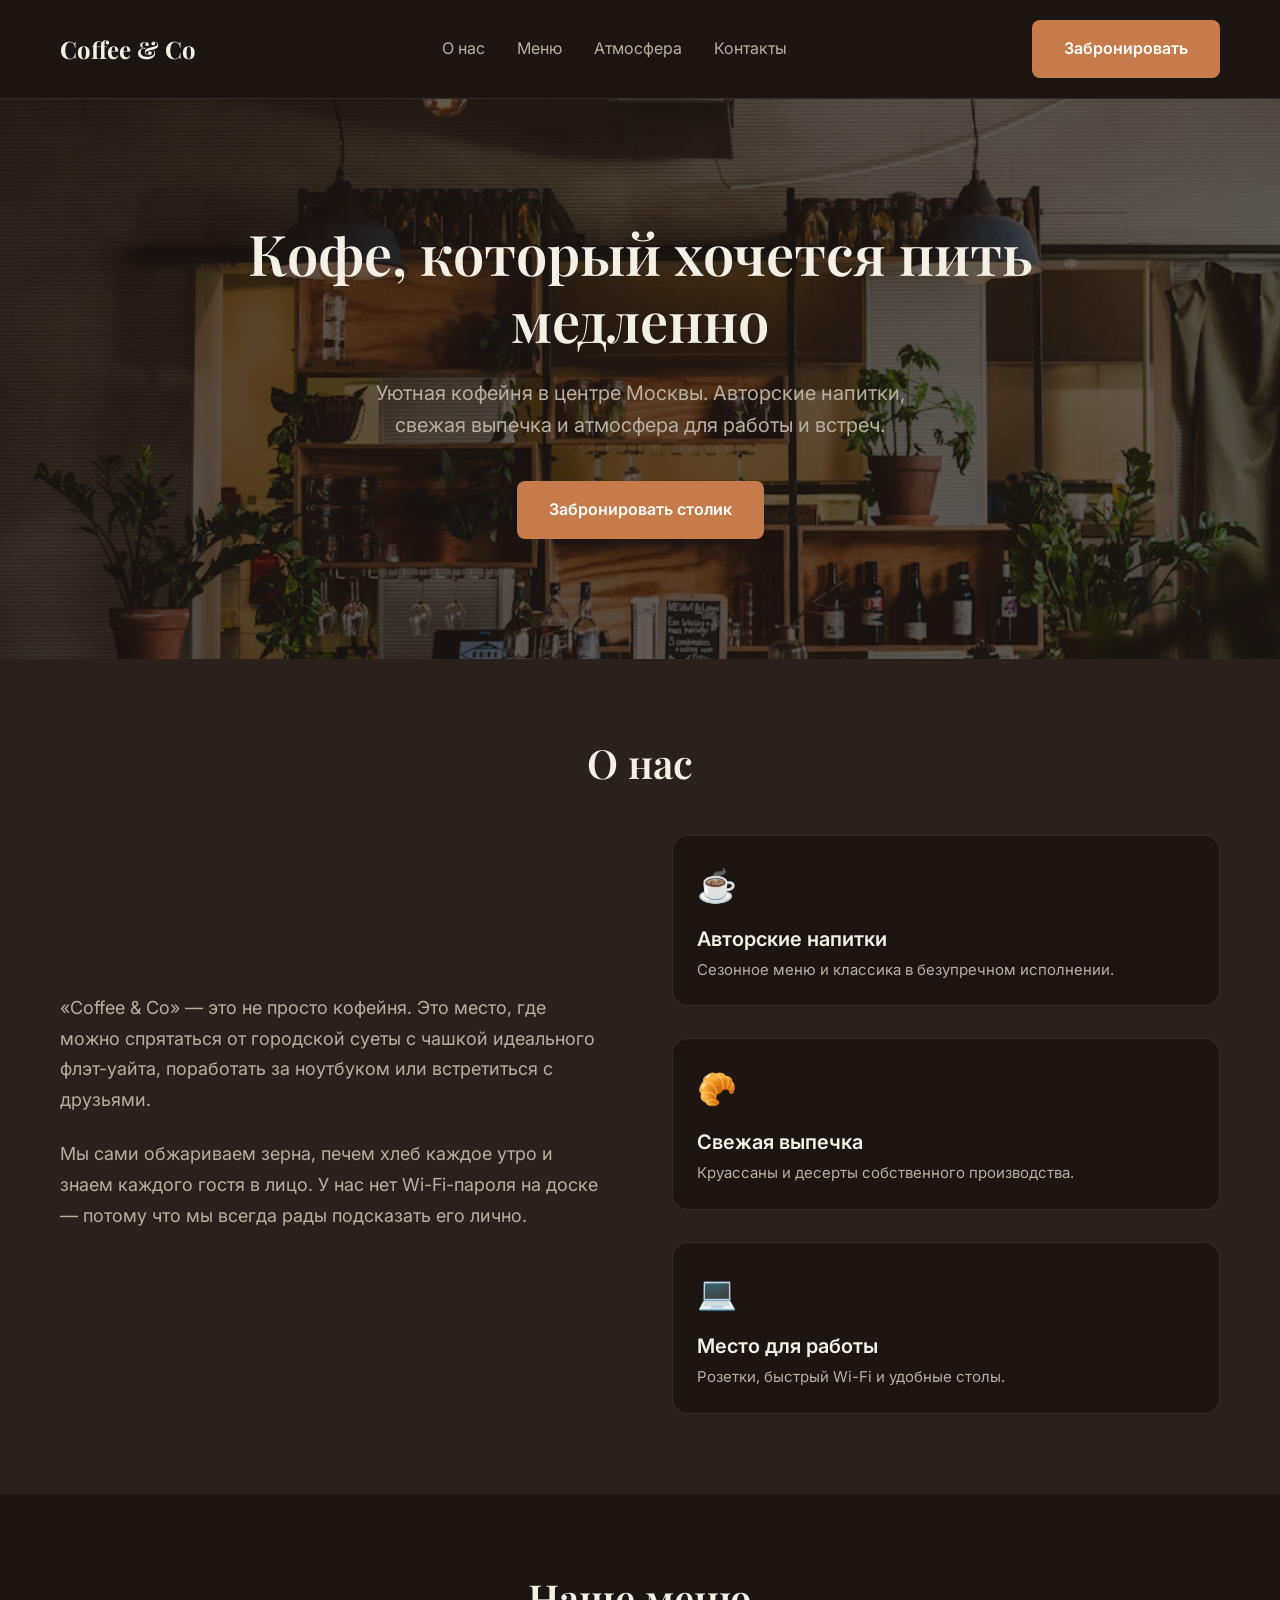
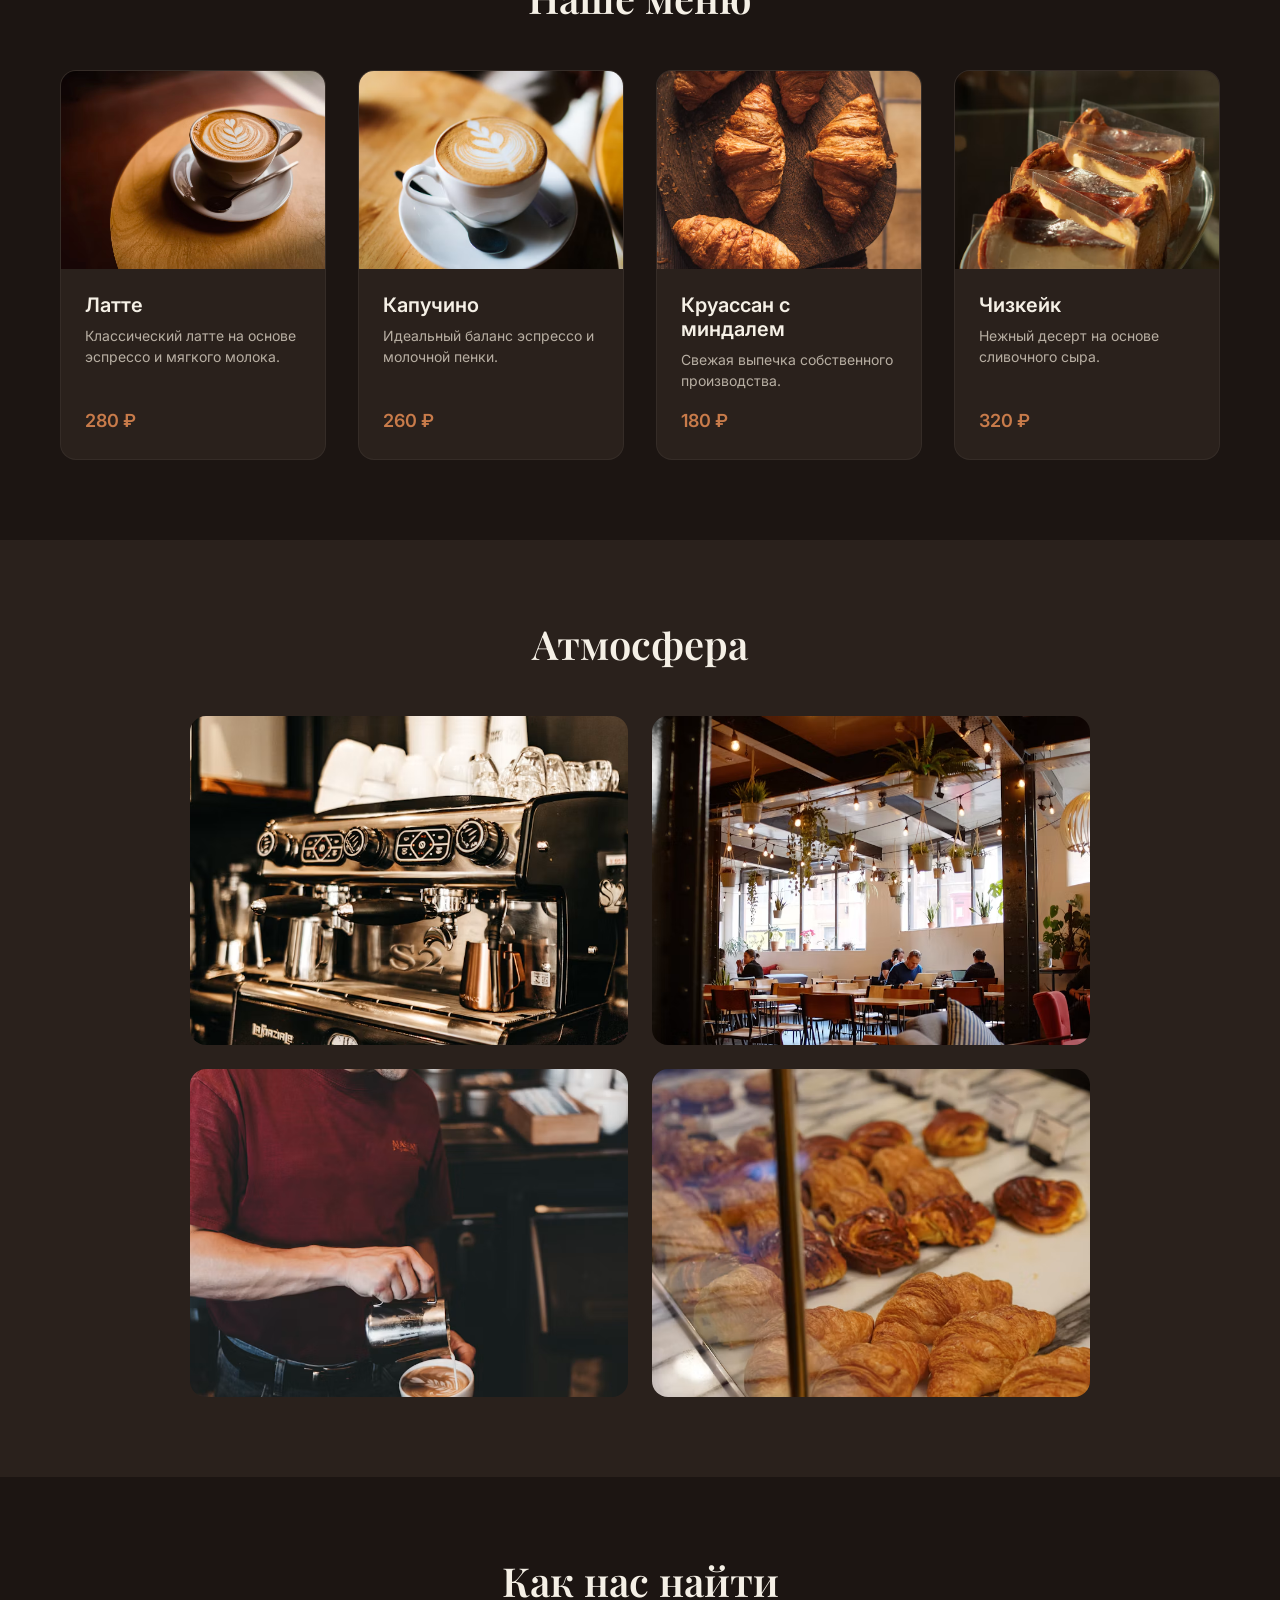
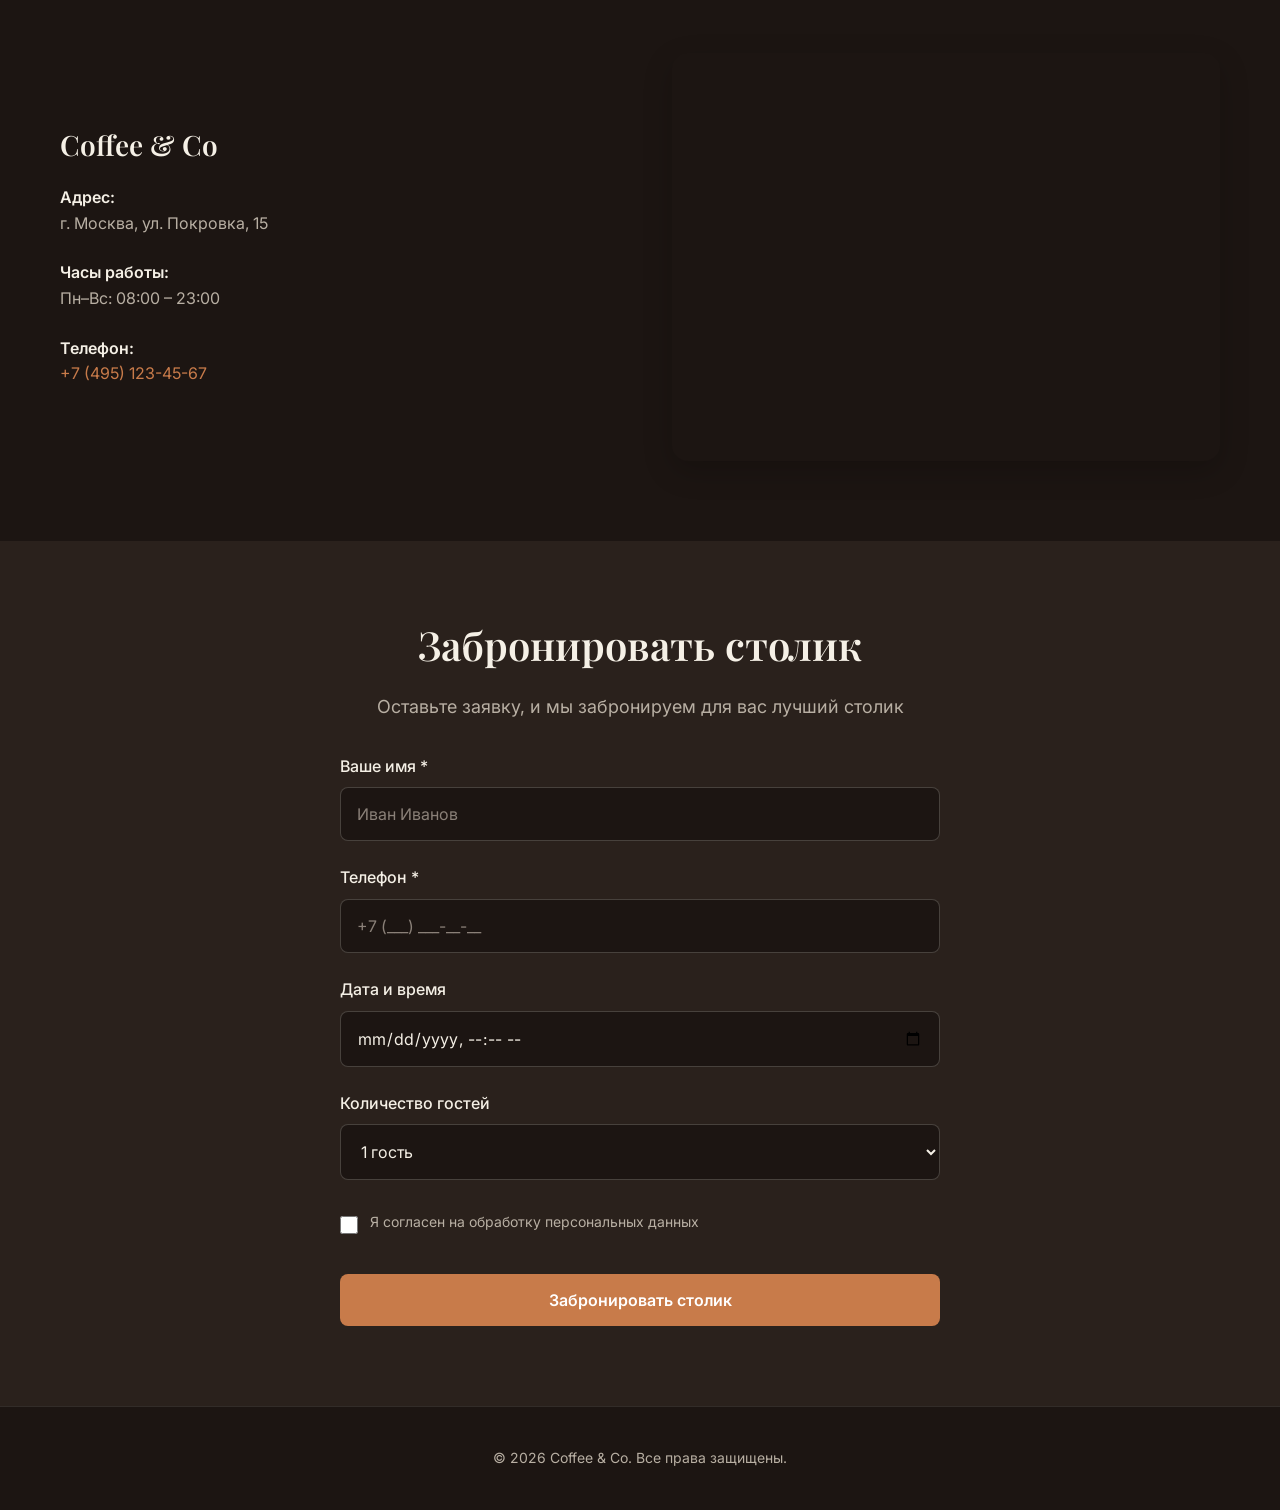
<file: index.html>
<!DOCTYPE html>
<html lang="ru">
<head>
    <meta charset="UTF-8">
    <meta name="viewport" content="width=device-width, initial-scale=1.0">
    <title>Coffee & Co — уютная кофейня в центре Москвы</title>
    <meta name="description" content="Авторские напитки, свежая выпечка и атмосфера для работы и встреч. Забронируйте столик в кофейне Coffee & Co.">

    <!-- Open Graph -->
    <meta property="og:type" content="website">
    <meta property="og:title" content="Coffee & Co — уютная кофейня в центре Москвы">
    <meta property="og:description" content="Авторские напитки, свежая выпечка и атмосфера для работы и встреч. Забронируйте столик в кофейне Coffee & Co.">
    <meta property="og:image" content="https://example.com/images/hero-bg.jpg">
    <meta property="og:url" content="https://example.com/">

    <!-- Шрифты -->
    <link rel="preconnect" href="https://fonts.googleapis.com">
    <link rel="preconnect" href="https://fonts.gstatic.com" crossorigin>
    <link href="https://fonts.googleapis.com/css2?family=Inter:wght@400;500;600&family=Playfair+Display:wght@500;600;700&display=swap" rel="stylesheet">

    <!-- CSS -->
    <link rel="stylesheet" href="css/style.css">
</head>
<body>

    <!-- ШАПКА -->
    <header class="header">
        <div class="container header__container">
            <a href="#" class="header__logo">Coffee & Co</a>
            <button class="header__burger" aria-label="Открыть меню" aria-expanded="false">
                <span></span>
                <span></span>
                <span></span>
            </button>
            <nav class="header__nav">
                <a href="#about" class="header__link">О нас</a>
                <a href="#menu" class="header__link">Меню</a>
                <a href="#gallery" class="header__link">Атмосфера</a>
                <a href="#contacts" class="header__link">Контакты</a>
            </nav>
            <a href="#booking" class="btn btn--primary">Забронировать</a>
        </div>
    </header>

    <!-- ОСНОВНОЙ КОНТЕНТ -->
    <main class="main">
        
        <!-- Hero-секция -->
        <section class="hero" id="home">
            <div class="container">
                <h1 class="hero__title">Кофе, который хочется пить медленно</h1>
                <p class="hero__subtitle">Уютная кофейня в центре Москвы. Авторские напитки, свежая выпечка и атмосфера для работы и встреч.</p>
                <a href="#booking" class="btn btn--primary">Забронировать столик</a>
            </div>
        </section>

        <!-- О нас -->
        <section class="about" id="about">
            <div class="container">
                <h2 class="section-title">О нас</h2>
                <div class="about__content">
    <div class="about__text">
        <p>«Coffee & Co» — это не просто кофейня. Это место, где можно спрятаться от городской суеты с чашкой идеального флэт-уайта, поработать за ноутбуком или встретиться с друзьями.</p>
        <p>Мы сами обжариваем зерна, печем хлеб каждое утро и знаем каждого гостя в лицо. У нас нет Wi-Fi-пароля на доске — потому что мы всегда рады подсказать его лично.</p>
    </div>
    <div class="about__features">
        <div class="feature">
            <span class="feature__icon">☕</span>
            <h3 class="feature__title">Авторские напитки</h3>
            <p class="feature__desc">Сезонное меню и классика в безупречном исполнении.</p>
        </div>
        <div class="feature">
            <span class="feature__icon">🥐</span>
            <h3 class="feature__title">Свежая выпечка</h3>
            <p class="feature__desc">Круассаны и десерты собственного производства.</p>
        </div>
        <div class="feature">
            <span class="feature__icon">💻</span>
            <h3 class="feature__title">Место для работы</h3>
            <p class="feature__desc">Розетки, быстрый Wi-Fi и удобные столы.</p>
        </div>
    </div>
</div>
            </div>
        </section>

        <!-- Меню -->
        <section class="menu" id="menu">
            <div class="container">
                <h2 class="section-title">Наше меню</h2>
                <div class="menu__grid">
    <!-- Карточка 1 -->
    <div class="menu-card">
        <div class="menu-card__image-wrapper">
            <img src="images/menu-latte.jpg" alt="Латте" class="menu-card__image">
        </div>
        <h3 class="menu-card__title">Латте</h3>
        <p class="menu-card__desc">Классический латте на основе эспрессо и мягкого молока.</p>
        <span class="menu-card__price">280 ₽</span>
    </div>

    <!-- Карточка 2 -->
    <div class="menu-card">
        <div class="menu-card__image-wrapper">
            <img src="images/menu-cappuccino.jpg" alt="Капучино" class="menu-card__image">
        </div>
        <h3 class="menu-card__title">Капучино</h3>
        <p class="menu-card__desc">Идеальный баланс эспрессо и молочной пенки.</p>
        <span class="menu-card__price">260 ₽</span>
    </div>

    <!-- Карточка 3 -->
    <div class="menu-card">
        <div class="menu-card__image-wrapper">
            <img src="images/menu-croissant.jpg" alt="Круассан" class="menu-card__image">
        </div>
        <h3 class="menu-card__title">Круассан с миндалем</h3>
        <p class="menu-card__desc">Свежая выпечка собственного производства.</p>
        <span class="menu-card__price">180 ₽</span>
    </div>

    <!-- Карточка 4 -->
    <div class="menu-card">
        <div class="menu-card__image-wrapper">
            <img src="images/menu-cheesecake.jpg" alt="Чизкейк" class="menu-card__image">
        </div>
        <h3 class="menu-card__title">Чизкейк</h3>
        <p class="menu-card__desc">Нежный десерт на основе сливочного сыра.</p>
        <span class="menu-card__price">320 ₽</span>
    </div>
</div>
                </div>
            </div>
        </section>

        <!-- Атмосфера / Галерея -->
        <section class="gallery" id="gallery">
            <div class="container">
                <h2 class="section-title">Атмосфера</h2>
                <div class="gallery__grid">
                    <div class="gallery__item">
                        <img src="images/gallery-1.jpg" alt="Интерьер кофейни" class="gallery__img">
                    </div>
                    <div class="gallery__item">
                        <img src="images/gallery-2.jpg" alt="Гости за столиком" class="gallery__img">
                    </div>
                    <div class="gallery__item">
                        <img src="images/gallery-3.jpg" alt="Бариста за работой" class="gallery__img">
                    </div>
                    <div class="gallery__item">
                        <img src="images/gallery-4.jpg" alt="Десерты и кофе" class="gallery__img">
                    </div>
                </div>
            </div>
        </section>

        <!-- Контакты -->
        <section class="contacts" id="contacts">
            <div class="container">
                <h2 class="section-title">Как нас найти</h2>
                <div class="contacts__content">
    <div class="contacts__info">
        <h3 class="contacts__title">Coffee & Co</h3>
        <p class="contacts__text">
            <strong>Адрес:</strong><br>
            г. Москва, ул. Покровка, 15
        </p>
        <p class="contacts__text">
            <strong>Часы работы:</strong><br>
            Пн–Вс: 08:00 – 23:00
        </p>
        <p class="contacts__text">
            <strong>Телефон:</strong><br>
            <a href="tel:+74951234567" class="contacts__link">+7 (495) 123-45-67</a>
        </p>
    </div>
    <div class="contacts__map">
        <iframe src="https://yandex.ru/map-widget/v1/?um=constructor%3A1a2b3c4d5e6f7g8h9i0j&source=constructor" width="100%" height="400" frameborder="0"></iframe>
    </div>
</div>
            </div>
        </section>

        <!-- Форма бронирования -->
        <section class="booking" id="booking">
            <div class="container">
                <h2 class="section-title">Забронировать столик</h2>
                <div class="booking__wrapper">
                    <p class="booking__subtitle">Оставьте заявку, и мы забронируем для вас лучший столик</p>
                    <form class="booking__form" action="https://formspree.io/f/xppdkgwp" method="POST">
                        <div class="form-group">
                            <label for="name" class="form-label">Ваше имя *</label>
                            <input type="text" id="name" name="name" class="form-input" placeholder="Иван Иванов" required>
                        </div>
                        <div class="form-group">
                            <label for="phone" class="form-label">Телефон *</label>
                            <input type="tel" id="phone" name="phone" class="form-input" placeholder="+7 (___) ___-__-__" required>
                        </div>
                        <div class="form-group">
                            <label for="date" class="form-label">Дата и время</label>
                            <input type="datetime-local" id="date" name="date" class="form-input">
                        </div>
                        <div class="form-group">
                            <label for="guests" class="form-label">Количество гостей</label>
                            <select id="guests" name="guests" class="form-input">
                                <option value="1">1 гость</option>
                                <option value="2">2 гостя</option>
                                <option value="3">3 гостя</option>
                                <option value="4">4 гостя</option>
                                <option value="5+">5 и более</option>
                            </select>
                        </div>
                        <div class="form-group form-group--checkbox">
                            <input type="checkbox" id="consent" name="consent" required>
                            <label for="consent" class="form-checkbox-label">
                                Я согласен на обработку персональных данных
                            </label>
                        </div>
                        <button type="submit" class="btn btn--primary booking__submit">Забронировать столик</button>
                    </form>
                </div>
            </div>
        </section>

    </main>

    <!-- ПОДВАЛ -->
    <footer class="footer">
        <div class="container">
            <p>&copy; 2026 Coffee & Co. Все права защищены.</p>
        </div>
    </footer>

    <!-- JS -->
    <script src="js/script.js"></script>
</body>
</html>
</file>
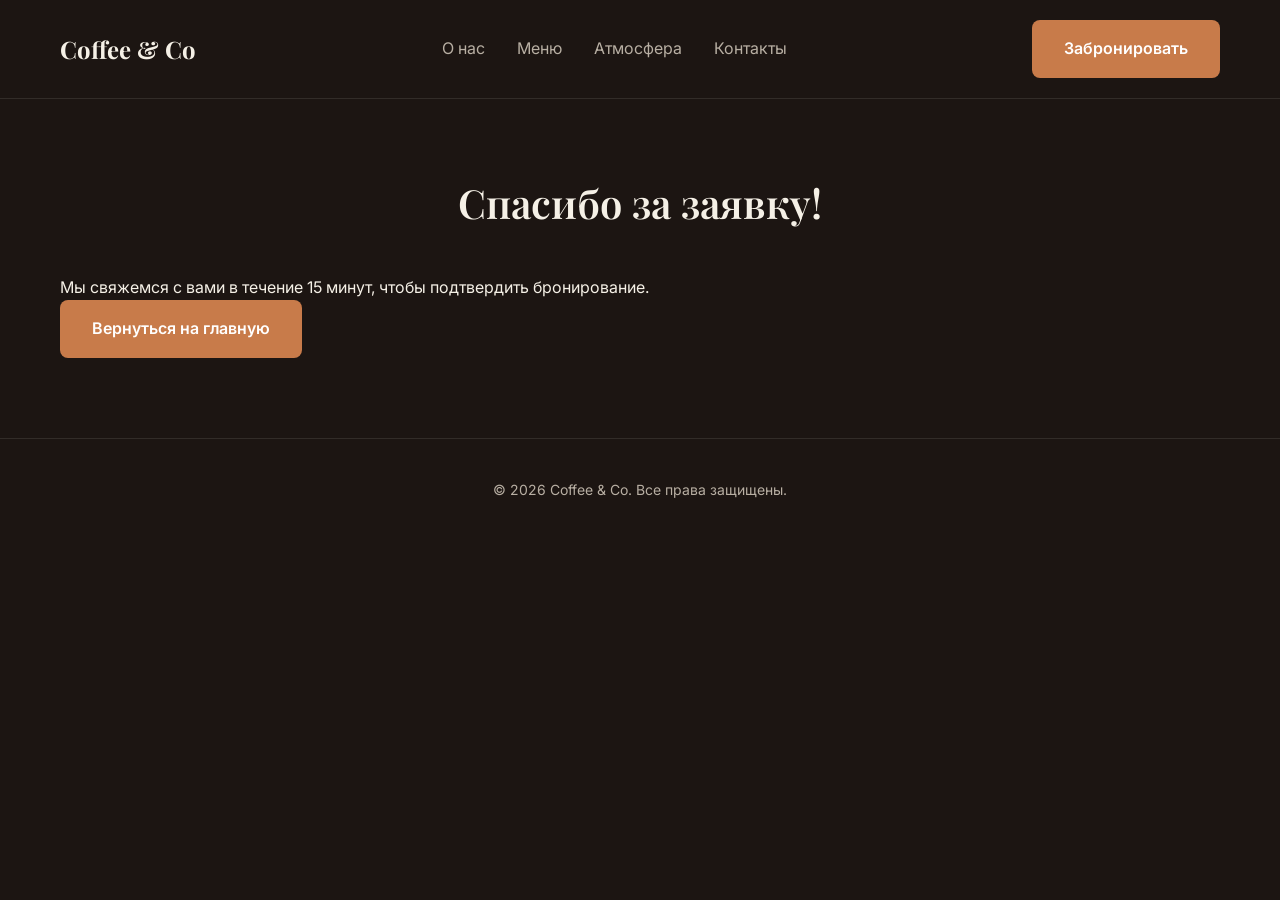
<file: thanks.html>
<!DOCTYPE html>
<html lang="ru">
<head>
    <meta charset="UTF-8">
    <meta name="viewport" content="width=device-width, initial-scale=1.0">
    <title>Спасибо за заявку — Coffee & Co</title>
    <meta name="description" content="Спасибо за вашу заявку. Мы свяжемся с вами в ближайшее время.">

    <!-- Шрифты -->
    <link rel="preconnect" href="https://fonts.googleapis.com">
    <link rel="preconnect" href="https://fonts.gstatic.com" crossorigin>
    <link href="https://fonts.googleapis.com/css2?family=Inter:wght@400;500;600&family=Playfair+Display:wght@500;600;700&display=swap" rel="stylesheet">

    <!-- CSS -->
    <link rel="stylesheet" href="css/style.css">
</head>
<body>

    <!-- ШАПКА (скопирована из index.html) -->
    <header class="header">
        <div class="container header__container">
            <a href="index.html" class="header__logo">Coffee & Co</a>
            <nav class="header__nav">
                <a href="index.html#about" class="header__link">О нас</a>
                <a href="index.html#menu" class="header__link">Меню</a>
                <a href="index.html#gallery" class="header__link">Атмосфера</a>
                <a href="index.html#contacts" class="header__link">Контакты</a>
            </nav>
            <a href="index.html#booking" class="btn btn--primary">Забронировать</a>
        </div>
    </header>

    <!-- ОСНОВНОЙ КОНТЕНТ -->
    <main class="main">
        <section class="thanks">
            <div class="container">
                <h1 class="section-title">Спасибо за заявку!</h1>
                <p class="thanks__text">Мы свяжемся с вами в течение 15 минут, чтобы подтвердить бронирование.</p>
                <a href="index.html" class="btn btn--primary">Вернуться на главную</a>
            </div>
        </section>
    </main>

    <!-- ПОДВАЛ (скопирован из index.html) -->
    <footer class="footer">
        <div class="container">
            <p>&copy; 2026 Coffee & Co. Все права защищены.</p>
        </div>
    </footer>

    <!-- JS -->
    <script src="js/script.js"></script>
</body>
</html>
</file>
<file: css/style.css>
/* ============================================
   CSS RESET
   ============================================ */
*,
*::before,
*::after {
    box-sizing: border-box;
    margin: 0;
    padding: 0;
}

/* ============================================
   ПЕРЕМЕННЫЕ (ТЁМНАЯ ТЕМА)
   ============================================ */
:root {
    --color-bg: #1C1512;          /* тёмный кофейный */
    --color-bg-card: #2A211C;     /* карточки чуть светлее */
    --color-text-primary: #F5F0E6; /* светлый кремовый */
    --color-text-secondary: #B8AFA3; /* приглушённый серо-бежевый */
    --color-brand: #C87B4A;       /* медный/терракотовый акцент */
    --color-brand-hover: #A86236; /* темнее при наведении */

    --font-heading: 'Playfair Display', serif;
    --font-body: 'Inter', sans-serif;

    --container-width: 1200px;
    --transition: 0.3s ease;
}

/* ============================================
   БАЗОВЫЕ СТИЛИ
   ============================================ */
body {
    font-family: var(--font-body);
    background-color: var(--color-bg);
    color: var(--color-text-primary);
    line-height: 1.6;
    -webkit-font-smoothing: antialiased;
}

h1, h2, h3, h4 {
    font-family: var(--font-heading);
    font-weight: 600;
    line-height: 1.2;
    color: var(--color-text-primary);
}

a {
    text-decoration: none;
    color: inherit;
    transition: color var(--transition);
}

img {
    max-width: 100%;
    display: block;
}

.container {
    max-width: var(--container-width);
    margin: 0 auto;
    padding: 0 20px;
}

/* ============================================
   КНОПКИ
   ============================================ */
.btn {
    display: inline-block;
    padding: 16px 32px;
    font-family: var(--font-body);
    font-size: 16px;
    font-weight: 600;
    text-align: center;
    border: none;
    border-radius: 8px;
    cursor: pointer;
    transition: background-color var(--transition), transform 0.1s ease;
}

.btn--primary {
    background-color: var(--color-brand);
    color: #FFFFFF;
}

.btn--primary:hover {
    background-color: var(--color-brand-hover);
}

.btn--primary:active {
    transform: scale(0.98);
}

/* ============================================
   ШАПКА
   ============================================ */
.header {
    position: relative;
    padding: 20px 0;
    border-bottom: 1px solid rgba(245, 240, 230, 0.1);
}

.header__container {
    display: flex;
    justify-content: space-between;
    align-items: center;
}

.header__logo {
    font-family: var(--font-heading);
    font-size: 24px;
    font-weight: 700;
    color: var(--color-text-primary);
}

.header__nav {
    display: flex;
    gap: 32px;
}

.header__link {
    font-size: 16px;
    color: var(--color-text-secondary);
}

.header__link:hover {
    color: var(--color-brand);
}

.header__burger {
    display: none;
}

.header__burger span {
    width: 24px;
    height: 2px;
    background-color: var(--color-text-primary);
}

@media (max-width: 768px) {
    .header__burger {
        display: flex;
        flex-direction: column;
        gap: 5px;
        background: none;
        border: none;
        cursor: pointer;
    }

    .header__nav {
        display: none;
    }

    .header__nav.is-open {
        display: flex;
        flex-direction: column;
        position: absolute;
        top: 100%;
        left: 0;
        width: 100%;
        background-color: var(--color-bg-card);
        padding: 24px;
        z-index: 100;
        gap: 16px;
    }
}

/* ============================================
   СЕКЦИИ (ОБЩИЕ)
   ============================================ */
section {
    padding: 80px 0;
}

.section-title {
    font-size: 40px;
    text-align: center;
    margin-bottom: 48px;
}

/* ============================================
   HERO-СЕКЦИЯ
   ============================================ */
.hero {
    padding: 120px 0;
    text-align: center;
    background: linear-gradient(rgba(28, 21, 18, 0.7), rgba(28, 21, 18, 0.7)), url('../images/hero-bg.jpg') center/cover no-repeat;
}

.hero__title {
    font-size: 56px;
    margin-bottom: 24px;
    max-width: 800px;
    margin-left: auto;
    margin-right: auto;
}

.hero__subtitle {
    font-size: 20px;
    color: var(--color-text-secondary);
    margin-bottom: 40px;
    max-width: 600px;
    margin-left: auto;
    margin-right: auto;
}

/* ============================================
   ПОДВАЛ
   ============================================ */
.footer {
    padding: 40px 0;
    text-align: center;
    border-top: 1px solid rgba(245, 240, 230, 0.1);
    color: var(--color-text-secondary);
    font-size: 14px;
}
/* ============================================
   СЕКЦИЯ О НАС (ABOUT)
   ============================================ */
.about {
    background-color: var(--color-bg-card); /* Чуть светлее фона, для контраста */
}

.about__content {
    display: grid;
    grid-template-columns: 1fr 1fr;
    gap: 64px;
    align-items: center;
}

.about__text p {
    font-size: 18px;
    color: var(--color-text-secondary);
    margin-bottom: 24px;
    line-height: 1.7;
}

.about__features {
    display: grid;
    grid-template-columns: 1fr;
    gap: 32px;
}

.feature {
    display: flex;
    flex-direction: column;
    padding: 24px;
    background-color: var(--color-bg); /* Тёмный фон для карточек */
    border-radius: 16px;
    border: 1px solid rgba(245, 240, 230, 0.1);
}

.feature__icon {
    font-size: 32px;
    margin-bottom: 16px;
}

.feature__title {
    font-family: var(--font-body); /* Для карточек используем Inter, не Playfair */
    font-size: 20px;
    font-weight: 600;
    margin-bottom: 8px;
    color: var(--color-text-primary);
}

.feature__desc {
    font-size: 15px;
    color: var(--color-text-secondary);
    line-height: 1.5;
}

/* Адаптивность */
@media (max-width: 768px) {
    .about__content {
        grid-template-columns: 1fr; /* Одна колонка на планшетах */
        gap: 40px;
    }
}
/* ============================================
   СЕКЦИЯ МЕНЮ (MENU)
   ============================================ */
.menu {
    background-color: var(--color-bg); /* Тёмный фон, как у hero */
}

.menu__grid {
    display: grid;
    grid-template-columns: repeat(auto-fit, minmax(260px, 1fr));
    gap: 32px;
    margin-top: 48px;
}

.menu-card {
    background-color: var(--color-bg-card);
    border-radius: 16px;
    overflow: hidden; /* Обрезаем края картинки по скруглению */
    border: 1px solid rgba(245, 240, 230, 0.05);
    transition: transform var(--transition), box-shadow var(--transition);
    display: flex;
    flex-direction: column;
}

.menu-card:hover {
    transform: translateY(-6px);
    box-shadow: 0 15px 30px rgba(0, 0, 0, 0.3);
}

.menu-card__image-wrapper {
    width: 100%;
    aspect-ratio: 4 / 3; /* Пропорции фото */
    overflow: hidden;
}

.menu-card__image {
    width: 100%;
    height: 100%;
    object-fit: cover;
    transition: transform 0.5s ease;
}

.menu-card:hover .menu-card__image {
    transform: scale(1.05);
}

.menu-card__title {
    font-family: var(--font-body);
    font-size: 20px;
    font-weight: 600;
    margin: 24px 24px 8px;
    color: var(--color-text-primary);
}

.menu-card__desc {
    font-size: 14px;
    color: var(--color-text-secondary);
    margin: 0 24px 16px;
    line-height: 1.5;
    flex-grow: 1; /* Прижимает цену к низу */
}

.menu-card__price {
    display: block;
    font-size: 18px;
    font-weight: 600;
    color: var(--color-brand); /* Медный акцент */
    margin: 0 24px 24px;
}
/* ============================================
   СЕКЦИЯ ГАЛЕРЕЯ (GALLERY)
   ============================================ */
.gallery {
    background-color: var(--color-bg-card); /* Чуть светлее фона */
}

.gallery__grid {
    display: grid;
    grid-template-columns: repeat(2, 1fr);
    gap: 24px;
    margin: 48px auto 0 auto; /* Верхний отступ 48px, остальные auto (центрирует) */
    max-width: 900px;
    width: 100%;
}

.gallery__item {
    border-radius: 16px;
    overflow: hidden;
    aspect-ratio: 4 / 3; /* Фото чуть шире квадрата */
}

.gallery__img {
    width: 100%;
    height: 100%;
    object-fit: cover;
    transition: transform 0.5s ease;
}

.gallery__item:hover .gallery__img {
    transform: scale(1.05); /* Легкий зум при наведении */
}

/* Адаптивность: на мобильных — одна колонка */
@media (max-width: 768px) {
    .gallery__grid {
        grid-template-columns: 1fr;
    }
}
/* ============================================
   СЕКЦИЯ КОНТАКТЫ (CONTACTS)
   ============================================ */
.contacts {
    background-color: var(--color-bg);
}

.contacts__content {
    display: grid;
    grid-template-columns: 1fr 1fr;
    gap: 64px;
    align-items: center;
    margin-top: 48px;
}

.contacts__info {
    display: flex;
    flex-direction: column;
    gap: 24px;
}

.contacts__title {
    font-family: var(--font-heading);
    font-size: 28px;
    color: var(--color-text-primary);
}

.contacts__text {
    font-size: 16px;
    color: var(--color-text-secondary);
    line-height: 1.6;
}

.contacts__text strong {
    color: var(--color-text-primary);
    font-weight: 600;
}

.contacts__link {
    color: var(--color-brand);
}

.contacts__link:hover {
    color: var(--color-brand-hover);
}

.contacts__map {
    border-radius: 16px;
    overflow: hidden;
    box-shadow: 0 10px 30px rgba(0, 0, 0, 0.2);
}

/* Адаптивность */
@media (max-width: 992px) {
    .contacts__content {
        grid-template-columns: 1fr;
        gap: 40px;
    }
}

/* ============================================
   СЕКЦИЯ БРОНИРОВАНИЯ
   ============================================ */
.booking {
    background-color: var(--color-bg-card);
}
.booking__wrapper {
    max-width: 600px;
    margin: 0 auto;
}
.booking__subtitle {
    text-align: center;
    color: var(--color-text-secondary);
    font-size: 18px;
    margin-bottom: 32px;
    margin-top: -24px;
}
.booking__form {
    display: flex;
    flex-direction: column;
    gap: 24px;
}
.form-group {
    display: flex;
    flex-direction: column;
}
.form-label {
    font-size: 16px;
    font-weight: 500;
    margin-bottom: 8px;
    color: var(--color-text-primary);
}
.form-input {
    padding: 16px;
    font-family: var(--font-body);
    font-size: 16px;
    color: var(--color-text-primary);
    background-color: var(--color-bg);
    border: 1px solid rgba(245, 240, 230, 0.2);
    border-radius: 8px;
    transition: border-color var(--transition);
}
.form-input:focus {
    outline: none;
    border-color: var(--color-brand);
}
.form-input::placeholder {
    color: #8A8078;
}
.form-group--checkbox {
    flex-direction: row;
    align-items: flex-start;
    gap: 12px;
    margin-top: 8px;
}
.form-group--checkbox input[type="checkbox"] {
    margin-top: 4px;
    width: 18px;
    height: 18px;
    cursor: pointer;
    accent-color: var(--color-brand);
}
.form-checkbox-label {
    font-size: 14px;
    color: var(--color-text-secondary);
    line-height: 1.4;
}
.booking__submit {
    margin-top: 16px;
}
</file>
